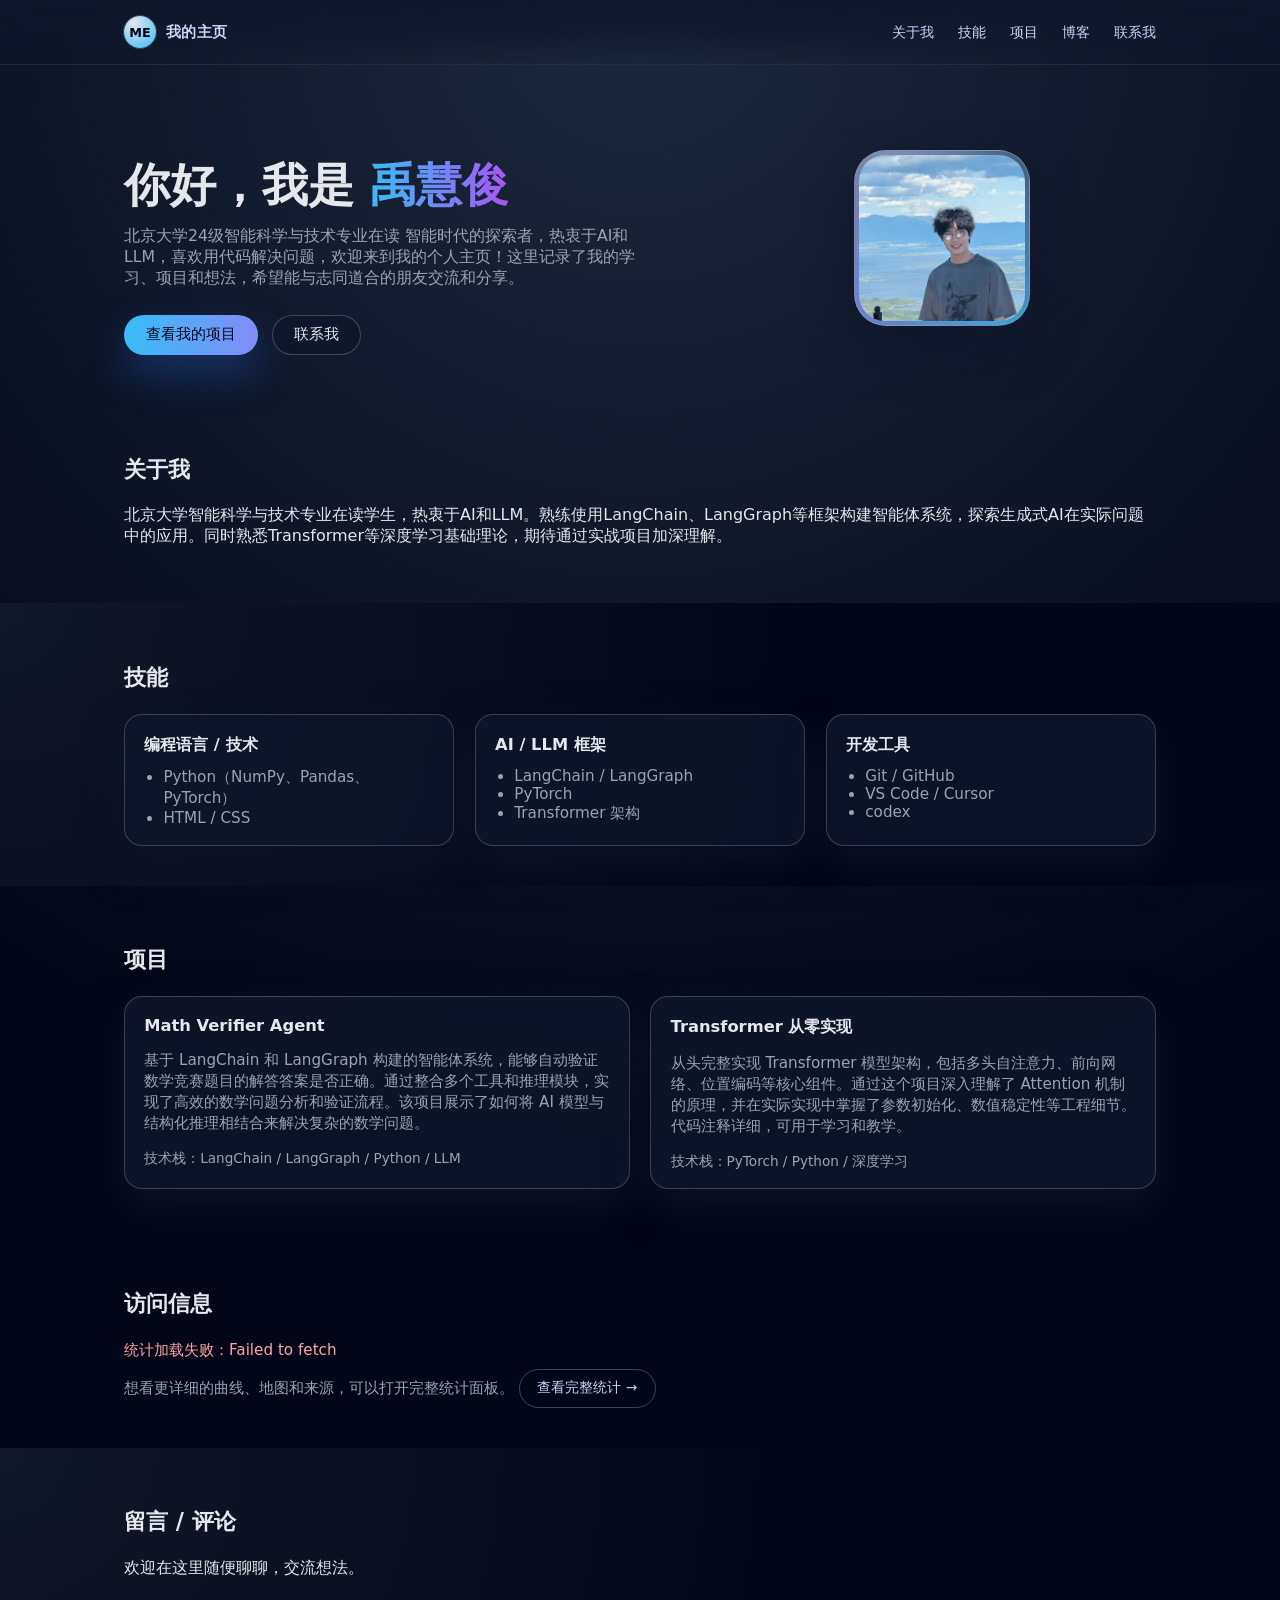
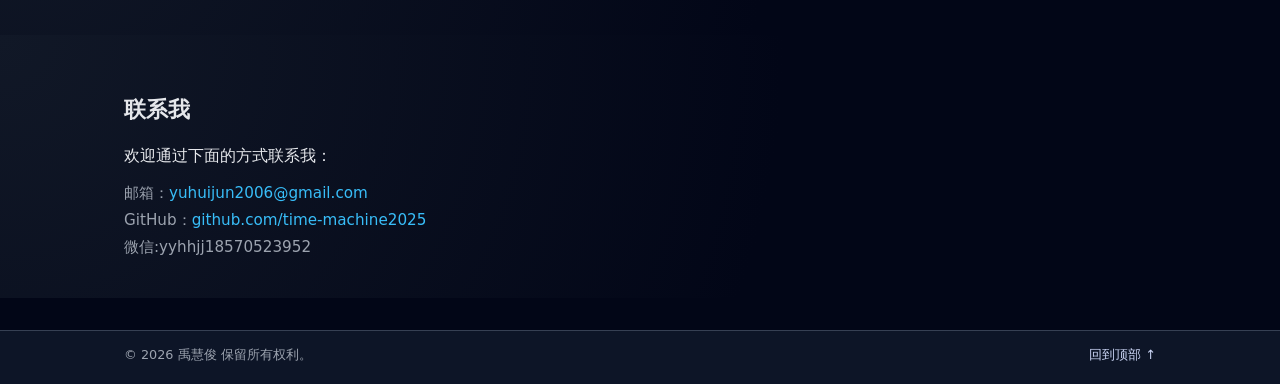
<file: index.html>
<!DOCTYPE html>
<html lang="zh-CN">
<head>
  <meta charset="UTF-8" />
  <title>我的个人主页</title>
  <meta name="viewport" content="width=device-width, initial-scale=1" />
  <link rel="stylesheet" href="styles.css" />
  <script defer src="https://cloud.umami.is/script.js" data-website-id="895eb124-fd39-4871-87b5-2815db53ff00"></script>
  <script>
    // 方案 B：把这里改成你自己的代理接口地址（Cloudflare Worker / 其他后端）。
    // 示例：https://umami-proxy.yourname.workers.dev
    window.UMAMI_PROXY_URL = "https://homepage.yuhuijun2006.workers.dev";
  </script>
</head>
<body>
  <header class="site-header">
    <div class="container header-content">
      <div class="logo">
        <span class="logo-mark">ME</span>
        <span class="logo-text">我的主页</span>
      </div>
      <nav class="nav">
        <a href="#about">关于我</a>
        <a href="#skills">技能</a>
        <a href="#projects">项目</a>
        <a href="blog.html">博客</a>
        <a href="#contact">联系我</a>
      </nav>
      <button class="nav-toggle" id="navToggle">☰</button>
    </div>
  </header>

  <main>
    <!-- Hero 区 -->
    <section class="hero" id="top">
      <div class="container hero-content">
        <div class="hero-text">
          <h1>你好，我是 <span class="highlight">禹慧俊</span></h1>
          <p class="hero-subtitle">
            北京大学24级智能科学与技术专业在读
            智能时代的探索者，热衷于AI和LLM，喜欢用代码解决问题，欢迎来到我的个人主页！这里记录了我的学习、项目和想法，希望能与志同道合的朋友交流和分享。
          </p>
          <div class="hero-actions">
            <a href="#projects" class="btn primary">查看我的项目</a>
            <a href="#contact" class="btn secondary">联系我</a>
          </div>
        </div>
        <div class="hero-avatar">
          <div class="avatar-frame">
            <img src="个人照片.jpg" alt="密云水库拍" class="avatar-image" />
          </div>
        </div>
      </div>
    </section>

    <!-- 关于我 -->
    <section class="section" id="about">
      <div class="container">
        <h2 class="section-title">关于我</h2>
        <p>
          北京大学智能科学与技术专业在读学生，热衷于AI和LLM。熟练使用LangChain、LangGraph等框架构建智能体系统，探索生成式AI在实际问题中的应用。同时熟悉Transformer等深度学习基础理论，期待通过实战项目加深理解。
        </p>
      </div>
    </section>

    <!-- 技能 -->
    <section class="section section-alt" id="skills">
      <div class="container">
        <h2 class="section-title">技能</h2>
        <div class="skills-grid">
          <div class="card">
            <h3>编程语言 / 技术</h3>
            <ul>
              <li>Python（NumPy、Pandas、PyTorch）</li>
              <li>HTML / CSS</li>
            </ul>
          </div>
          <div class="card">
            <h3>AI / LLM 框架</h3>
            <ul>
              <li>LangChain / LangGraph</li>
              <li>PyTorch</li>
              <li>Transformer 架构</li>
            </ul>
          </div>
          <div class="card">
            <h3>开发工具</h3>
            <ul>
              <li>Git / GitHub</li>
              <li>VS Code / Cursor</li>
              <li>codex</li>
            </ul>
          </div>
        </div>
      </div>
    </section>

    <!-- 项目 -->
    <section class="section" id="projects">
      <div class="container">
        <h2 class="section-title">项目</h2>
        <div class="projects-grid">
          <article class="card project-card">
            <h3>Math Verifier Agent</h3>
            <p>基于 LangChain 和 LangGraph 构建的智能体系统，能够自动验证数学竞赛题目的解答答案是否正确。通过整合多个工具和推理模块，实现了高效的数学问题分析和验证流程。该项目展示了如何将 AI 模型与结构化推理相结合来解决复杂的数学问题。</p>
            <div class="project-meta">
              <span>技术栈：LangChain / LangGraph / Python / LLM</span>
            </div>
          </article>

          <article class="card project-card">
            <h3>Transformer 从零实现</h3>
            <p>从头完整实现 Transformer 模型架构，包括多头自注意力、前向网络、位置编码等核心组件。通过这个项目深入理解了 Attention 机制的原理，并在实际实现中掌握了参数初始化、数值稳定性等工程细节。代码注释详细，可用于学习和教学。</p>
            <div class="project-meta">
              <span>技术栈：PyTorch / Python / 深度学习</span>
            </div>
          </article>
        </div>
      </div>
    </section>

    <!-- 访问统计 -->
    <section class="section" id="stats">
      <div class="container">
        <h2 class="section-title">访问信息</h2>
        <div id="visit-stats">
          <div class="stats-loading">统计加载中…</div>
        </div>
        <div id="visit-map">
          <div class="stats-hint">
            想看更详细的曲线、地图和来源，可以打开完整统计面板。
            <a
              class="btn tertiary stats-share-link"
              href="https://cloud.umami.is/share/CSGrk1qUaG5o5KT7"
              target="_blank"
              rel="noreferrer"
            >
              查看完整统计 →
            </a>
          </div>
        </div>
      </div>
    </section>

    <!-- 评论区 -->
    <section class="section section-alt" id="comments">
      <div class="container">
        <h2 class="section-title">留言 / 评论</h2>
        <p>欢迎在这里随便聊聊，交流想法。</p>
        <div id="comments-root">
          <!-- TODO: 在这里接入 giscus / utterances / Disqus 等评论系统 -->
        </div>
      </div>
    </section>

    <!-- 联系方式 -->
    <section class="section section-alt" id="contact">
      <div class="container">
        <h2 class="section-title">联系我</h2>
        <p>欢迎通过下面的方式联系我：</p>
        <ul class="contact-list">
          <li>邮箱：<a href="mailto:yuhuijun2006@gmail.com">yuhuijun2006@gmail.com</a></li>
          <li>GitHub：<a href="https://github.com/time-machine2025" target="_blank">github.com/time-machine2025</a></li>
          <li>微信:yyhhjj18570523952</li>
        </ul>
      </div>
    </section>
  </main>

  <footer class="site-footer">
    <div class="container footer-content">
      <span>© <span id="year"></span> 禹慧俊 保留所有权利。</span>
      <a href="#top" class="back-to-top">回到顶部 ↑</a>
    </div>
  </footer>

  <script src="script.js"></script>
</body>
</html>
</file>
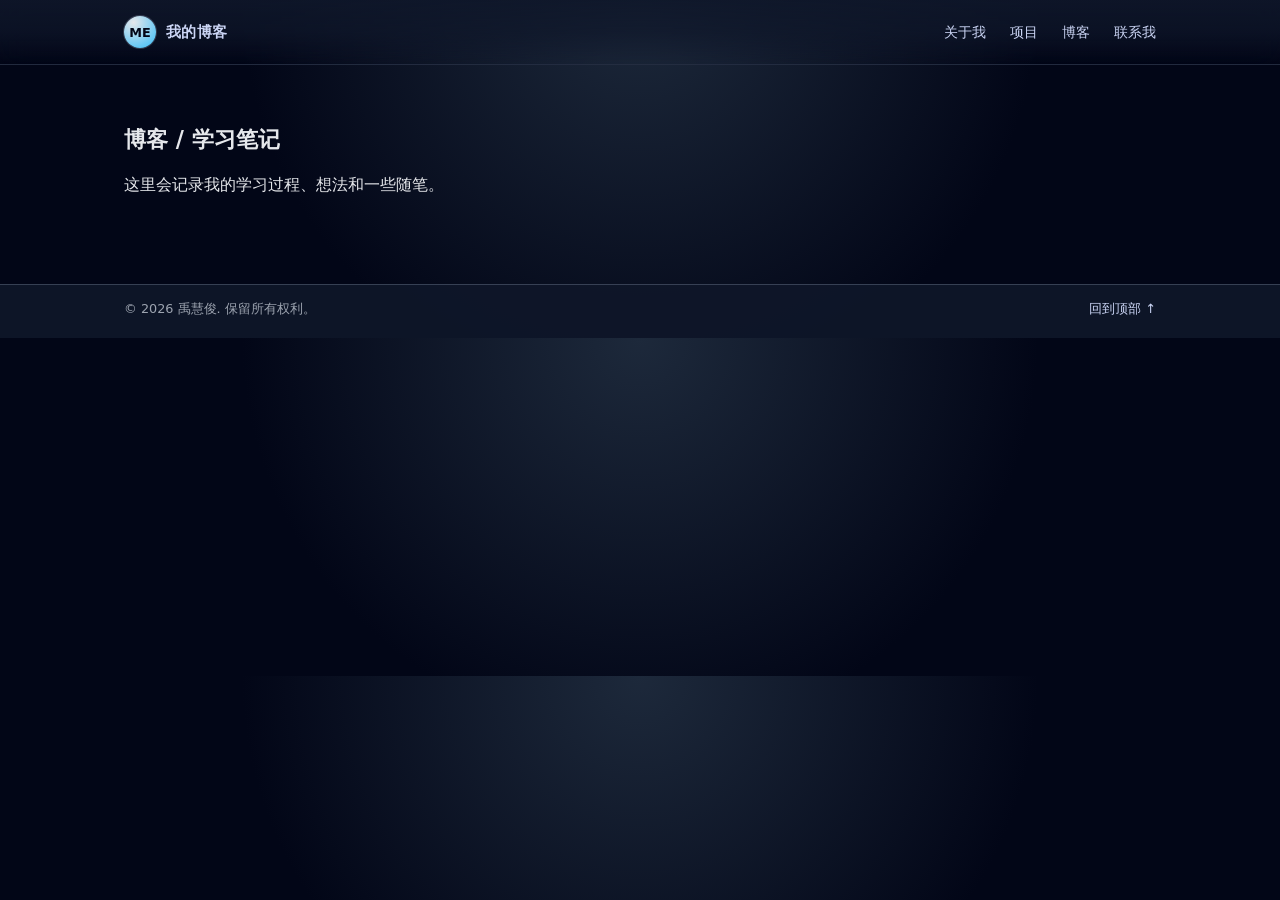
<file: blog.html>
<!DOCTYPE html>
<html lang="zh-CN">
<head>
  <meta charset="UTF-8" />
  <title>博客 · 禹慧俊</title>
  <meta name="viewport" content="width=device-width, initial-scale=1" />
  <link rel="stylesheet" href="styles.css" />
  <script defer src="https://cloud.umami.is/script.js" data-website-id="895eb124-fd39-4871-87b5-2815db53ff00"></script>
  <script>
    // 方案 B：把这里改成你自己的代理接口地址（Cloudflare Worker / 其他后端）。
    // 示例：https://umami-proxy.yourname.workers.dev
    window.UMAMI_PROXY_URL = "";
  </script>
</head>
<body>
  <header class="site-header">
    <div class="container header-content">
      <div class="logo">
        <span class="logo-mark">ME</span>
        <span class="logo-text">我的博客</span>
      </div>
      <nav class="nav">
        <a href="index.html#about">关于我</a>
        <a href="index.html#projects">项目</a>
        <a href="blog.html">博客</a>
        <a href="index.html#contact">联系我</a>
      </nav>
      <button class="nav-toggle" id="navToggle">☰</button>
    </div>
  </header>

  <main>
    <section class="section" id="blog">
      <div class="container">
        <h1 class="section-title">博客 / 学习笔记</h1>
        <p>这里会记录我的学习过程、想法和一些随笔。</p>

        <div class="projects-grid">

        </div>
      </div>
    </section>
  </main>

  <footer class="site-footer">
    <div class="container footer-content">
      <span>© <span id="year"></span> 禹慧俊. 保留所有权利。</span>
      <a href="#blog" class="back-to-top">回到顶部 ↑</a>
    </div>
  </footer>

  <script src="script.js"></script>
</body>
</html>
</file>
<file: styles.css>
:root {
  --bg: #0f172a;
  --bg-alt: #020617;
  --card-bg: #020617;
  --accent: #38bdf8;
  --accent-soft: rgba(56, 189, 248, 0.15);
  --text: #e5e7eb;
  --muted: #9ca3af;
  --border: #1f2937;
  --radius-lg: 18px;
  --radius-md: 12px;
  --shadow-soft: 0 22px 45px rgba(15, 23, 42, 0.8);
}

*,
*::before,
*::after {
  box-sizing: border-box;
}

body {
  margin: 0;
  font-family: system-ui, -apple-system, BlinkMacSystemFont, "SF Pro Text",
    "Segoe UI", sans-serif;
  background: radial-gradient(circle at top, #1d293b 0, #020617 55%);
  color: var(--text);
  -webkit-font-smoothing: antialiased;
}

a {
  color: var(--accent);
  text-decoration: none;
}

a:hover {
  text-decoration: underline;
}

.container {
  width: 100%;
  max-width: 1080px;
  margin: 0 auto;
  padding: 0 1.5rem;
}

.site-header {
  position: sticky;
  top: 0;
  z-index: 10;
  backdrop-filter: blur(14px);
  background: linear-gradient(
    to bottom,
    rgba(15, 23, 42, 0.9),
    rgba(15, 23, 42, 0.7),
    transparent
  );
  border-bottom: 1px solid rgba(148, 163, 184, 0.15);
}

.header-content {
  display: flex;
  align-items: center;
  justify-content: space-between;
  height: 64px;
}

.logo {
  display: flex;
  align-items: center;
  gap: 0.6rem;
}

.logo-mark {
  width: 32px;
  height: 32px;
  border-radius: 999px;
  background: radial-gradient(circle at 30% 20%, #e5e7eb, #38bdf8);
  display: inline-flex;
  align-items: center;
  justify-content: center;
  font-weight: 700;
  color: #020617;
  box-shadow: 0 0 0 1px rgba(148, 163, 184, 0.3);
  font-size: 0.8rem;
}

.logo-text {
  font-weight: 600;
  letter-spacing: 0.04em;
  font-size: 0.92rem;
  color: #cbd5f5;
}

.nav {
  display: flex;
  align-items: center;
  gap: 1.5rem;
}

.nav a {
  font-size: 0.9rem;
  color: #cbd5f5;
  padding: 0.2rem 0;
  position: relative;
}

.nav a::after {
  content: "";
  position: absolute;
  left: 0;
  bottom: -4px;
  width: 0;
  height: 2px;
  background: linear-gradient(to right, #38bdf8, #818cf8);
  transition: width 0.18s ease-out;
}

.nav a:hover::after {
  width: 100%;
}

.nav-toggle {
  display: none;
  border: none;
  background: transparent;
  color: var(--text);
  font-size: 1.4rem;
}

.hero {
  padding: 3.5rem 0 2.5rem;
}

.hero-content {
  display: grid;
  grid-template-columns: minmax(0, 2.1fr) minmax(0, 1.6fr);
  gap: 2.5rem;
  align-items: center;
}

.hero-text h1 {
  font-size: clamp(2.2rem, 2.6vw + 1.5rem, 2.9rem);
  line-height: 1.1;
  margin-bottom: 0.8rem;
}

.highlight {
  background: linear-gradient(to right, #38bdf8, #a855f7);
  -webkit-background-clip: text;
  color: transparent;
}

.hero-subtitle {
  color: var(--muted);
  max-width: 32rem;
  font-size: 0.98rem;
}

.hero-actions {
  margin-top: 1.6rem;
  display: flex;
  gap: 0.9rem;
  flex-wrap: wrap;
}

.btn {
  display: inline-flex;
  align-items: center;
  justify-content: center;
  padding: 0.6rem 1.3rem;
  border-radius: 999px;
  font-size: 0.92rem;
  border: 1px solid transparent;
  cursor: pointer;
  text-decoration: none;
  transition: transform 0.12s ease-out, box-shadow 0.12s ease-out,
    background 0.12s ease-out, border-color 0.12s ease-out;
}

.btn.primary {
  background: linear-gradient(to right, #38bdf8, #818cf8);
  color: #020617;
  box-shadow: 0 18px 40px rgba(37, 99, 235, 0.35);
}

.btn.secondary {
  background: rgba(15, 23, 42, 0.7);
  border-color: rgba(148, 163, 184, 0.35);
  color: #e5e7eb;
}

.btn.tertiary {
  padding-inline: 1.1rem;
  background: transparent;
  border-color: rgba(148, 163, 184, 0.4);
  color: #cbd5f5;
  font-size: 0.86rem;
}

.btn.tertiary:hover {
  background: rgba(15, 23, 42, 0.8);
}

.btn:hover {
  transform: translateY(-1px);
  box-shadow: 0 22px 45px rgba(15, 23, 42, 0.9);
}

.hero-avatar {
  display: flex;
  justify-content: center;
}

.avatar-frame {
  width: 176px;
  height: 176px;
  border-radius: 32px;
  padding: 4px;
  background:
    radial-gradient(circle at 20% 0%, rgba(148, 163, 184, 0.8), transparent),
    radial-gradient(circle at 80% 110%, rgba(56, 189, 248, 0.9), transparent),
    radial-gradient(circle at -10% 80%, rgba(168, 85, 247, 0.85), transparent);
  border: 1px solid rgba(148, 163, 184, 0.5);
  box-shadow: var(--shadow-soft);
}

.avatar-image {
  width: 100%;
  height: 100%;
  border-radius: 26px;
  object-fit: cover;
  display: block;
}

.section {
  padding: 2.5rem 0;
}

.section-alt {
  background: radial-gradient(circle at top left, #111827 0, #020617 60%);
}

.section-title {
  font-size: 1.4rem;
  margin-bottom: 1.3rem;
}

.skills-grid,
.projects-grid {
  display: grid;
  gap: 1.3rem;
}

.skills-grid {
  grid-template-columns: repeat(auto-fit, minmax(220px, 1fr));
}

.projects-grid {
  grid-template-columns: repeat(auto-fit, minmax(260px, 1fr));
}

.card {
  background: rgba(15, 23, 42, 0.85);
  border-radius: var(--radius-lg);
  border: 1px solid rgba(148, 163, 184, 0.32);
  padding: 1.2rem 1.2rem 1.1rem;
  box-shadow: 0 18px 40px rgba(15, 23, 42, 0.7);
}

.card h3 {
  margin: 0 0 0.7rem;
  font-size: 1.02rem;
}

.card ul {
  margin: 0;
  padding-left: 1.2rem;
  color: var(--muted);
  font-size: 0.95rem;
}

.project-card p {
  color: var(--muted);
  font-size: 0.95rem;
}

.project-meta {
  margin-top: 0.7rem;
  display: flex;
  justify-content: space-between;
  align-items: center;
  font-size: 0.85rem;
  color: #9ca3af;
}

.stats-loading,
.stats-error,
.stats-hint {
  color: var(--muted);
  font-size: 0.95rem;
}

.stats-share-link {
  display: inline-flex;
  margin-top: 0.5rem;
}

.stats-error {
  color: #fca5a5;
}

.stats-grid {
  display: grid;
  grid-template-columns: repeat(auto-fit, minmax(220px, 1fr));
  gap: 1.1rem;
  margin-bottom: 1.1rem;
}

.stats-hero {
  display: grid;
  grid-template-columns: repeat(2, minmax(0, 1fr));
  gap: 1.1rem;
  margin-bottom: 1.1rem;
}

.stats-hero-card {
  background: radial-gradient(circle at 20% 0%, rgba(56, 189, 248, 0.22), transparent),
    rgba(15, 23, 42, 0.85);
  border-radius: var(--radius-lg);
  border: 1px solid rgba(148, 163, 184, 0.32);
  padding: 1.1rem 1.2rem;
  box-shadow: 0 18px 40px rgba(15, 23, 42, 0.7);
}

.stats-mini {
  grid-column: 1 / -1;
  display: grid;
  grid-template-columns: repeat(auto-fit, minmax(240px, 1fr));
  gap: 0.8rem;
  background: rgba(15, 23, 42, 0.55);
  border-radius: var(--radius-lg);
  border: 1px solid rgba(148, 163, 184, 0.22);
  padding: 0.8rem 1rem;
}

.stats-mini-item {
  display: flex;
  align-items: center;
  justify-content: space-between;
  gap: 0.8rem;
  color: var(--muted);
  font-size: 0.92rem;
}

.stats-mini-k {
  overflow: hidden;
  text-overflow: ellipsis;
  white-space: nowrap;
}

.stats-mini-v {
  color: #cbd5f5;
  font-variant-numeric: tabular-nums;
}

.stats-card {
  background: rgba(15, 23, 42, 0.85);
  border-radius: var(--radius-lg);
  border: 1px solid rgba(148, 163, 184, 0.32);
  padding: 1.1rem 1.2rem;
  box-shadow: 0 18px 40px rgba(15, 23, 42, 0.7);
}

.stats-label {
  color: var(--muted);
  font-size: 0.9rem;
}

.stats-value {
  margin-top: 0.35rem;
  font-size: 1.65rem;
  font-weight: 700;
  letter-spacing: 0.02em;
}

.stats-value-lg {
  font-size: clamp(2.1rem, 1.4vw + 1.6rem, 2.6rem);
}

.stats-lists {
  display: grid;
  grid-template-columns: repeat(auto-fit, minmax(260px, 1fr));
  gap: 1.1rem;
}

.stats-list h3 {
  margin: 0 0 0.8rem;
}

.stats-ul {
  margin: 0;
  padding: 0;
  list-style: none;
  color: var(--muted);
  font-size: 0.95rem;
}

.stats-ul li {
  position: relative;
  display: flex;
  align-items: center;
  justify-content: space-between;
  gap: 0.75rem;
  padding: 0.4rem 0;
}

.stats-ul li:last-child {
  border-bottom: none;
}

.dot {
  width: 10px;
  height: 10px;
  border-radius: 999px;
  background: radial-gradient(circle at 30% 30%, #fee2e2, #f97373);
  box-shadow: 0 0 0 6px rgba(248, 113, 113, 0.16);
}

.stats-item-key {
  display: inline-flex;
  align-items: center;
  gap: 0.4rem;
  overflow: hidden;
  text-overflow: ellipsis;
  white-space: nowrap;
}

.stats-item-val {
  color: #cbd5f5;
  font-variant-numeric: tabular-nums;
  padding: 0.15rem 0.55rem;
  border-radius: 999px;
  background: rgba(15, 23, 42, 0.85);
  border: 1px solid rgba(148, 163, 184, 0.4);
  font-size: 0.86rem;
}

.stats-empty {
  color: var(--muted);
  border-bottom: none !important;
  grid-template-columns: 1fr !important;
}

.contact-list {
  list-style: none;
  margin: 0.5rem 0 0;
  padding: 0;
  color: var(--muted);
  font-size: 0.95rem;
}

.contact-list li + li {
  margin-top: 0.4rem;
}

.site-footer {
  border-top: 1px solid rgba(148, 163, 184, 0.3);
  margin-top: 2rem;
  padding: 1rem 0 1.2rem;
  background: rgba(15, 23, 42, 0.9);
}

.footer-content {
  display: flex;
  justify-content: space-between;
  align-items: center;
  font-size: 0.8rem;
  color: #9ca3af;
}

.back-to-top {
  color: #cbd5f5;
}

@media (max-width: 768px) {
  .header-content {
    height: 56px;
  }

  .nav {
    position: absolute;
    top: 56px;
    right: 1.5rem;
    flex-direction: column;
    background: rgba(15, 23, 42, 0.98);
    padding: 0.7rem 1rem;
    border-radius: 14px;
    border: 1px solid rgba(148, 163, 184, 0.3);
    display: none;
  }

  .nav.show {
    display: flex;
  }

  .nav-toggle {
    display: block;
  }

  .hero {
    padding-top: 2.5rem;
  }

  .hero-content {
    grid-template-columns: minmax(0, 1fr);
  }

  .hero-avatar {
    order: -1;
    margin-bottom: 1.2rem;
  }

  .avatar-frame {
    width: 140px;
    height: 140px;
  }

  .section {
    padding: 2rem 0;
  }

  .footer-content {
    flex-direction: column;
    gap: 0.5rem;
    align-items: flex-start;
  }
}
</file>
